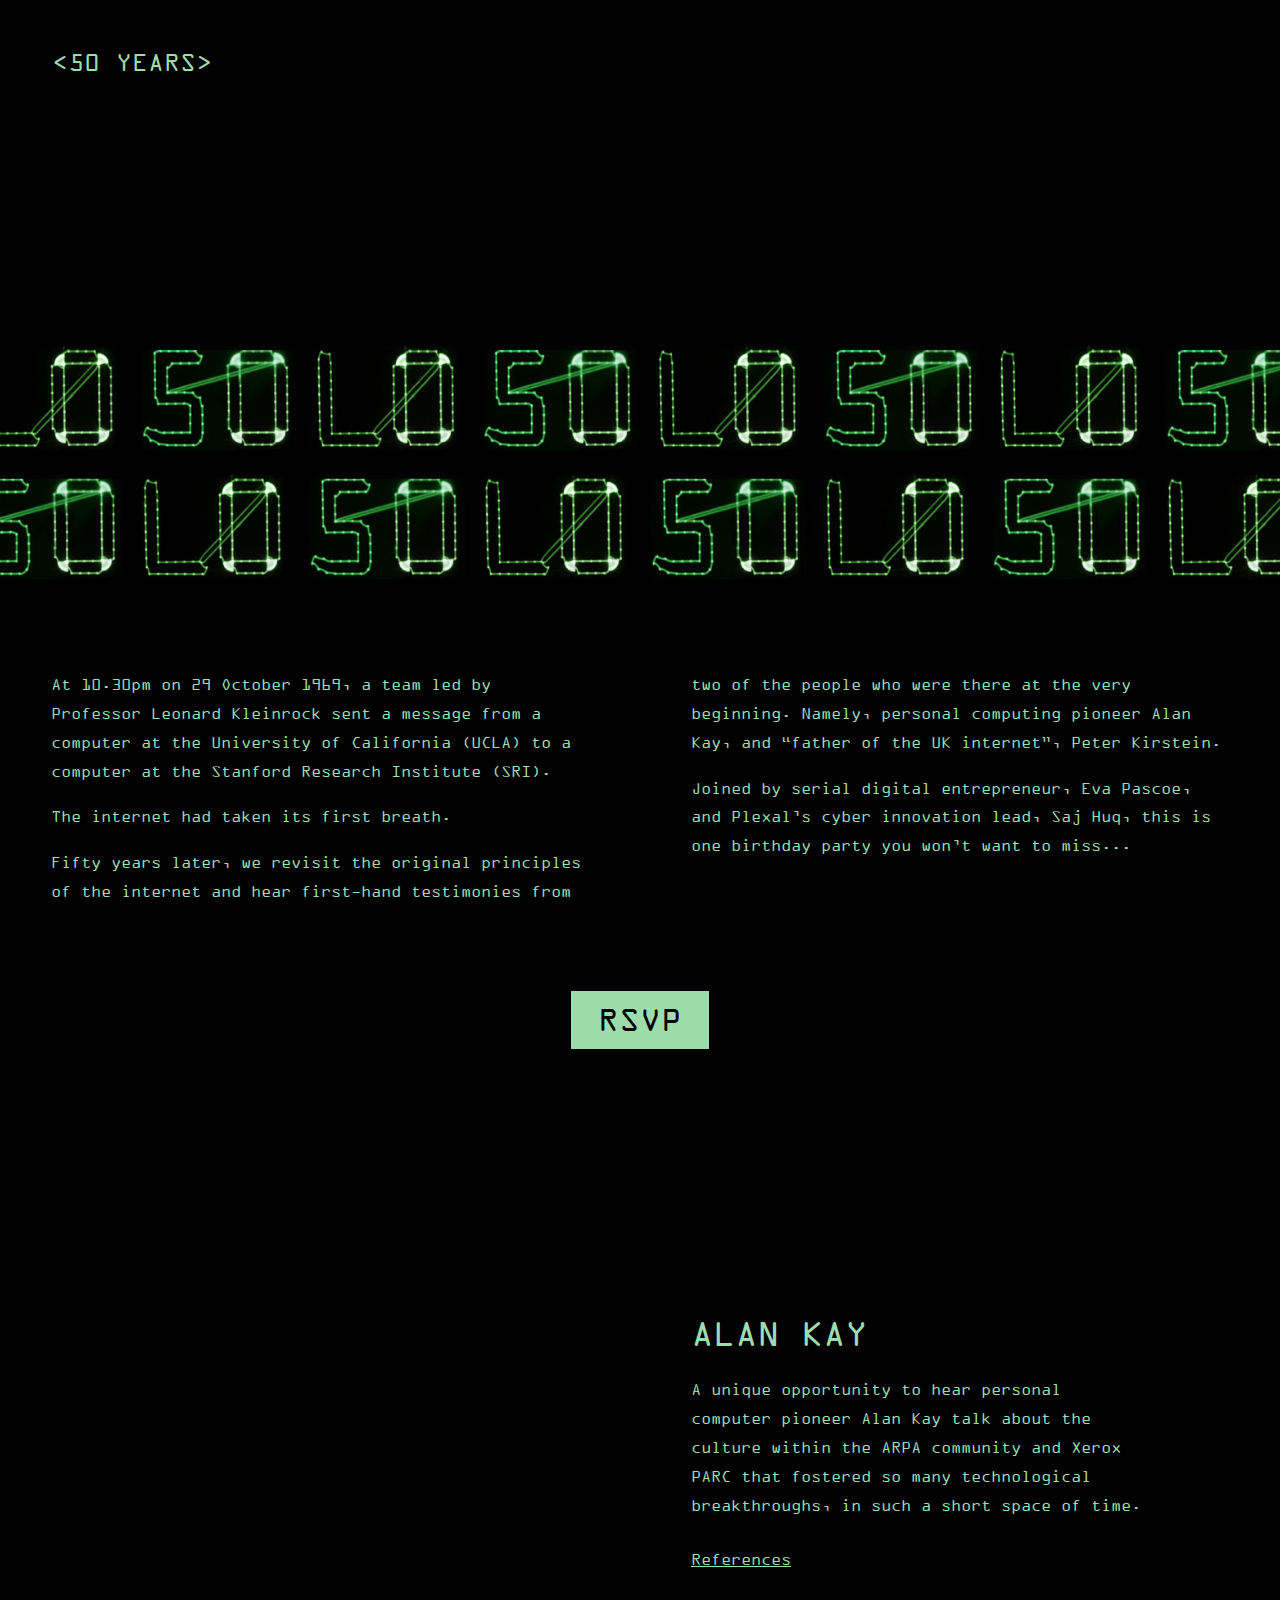
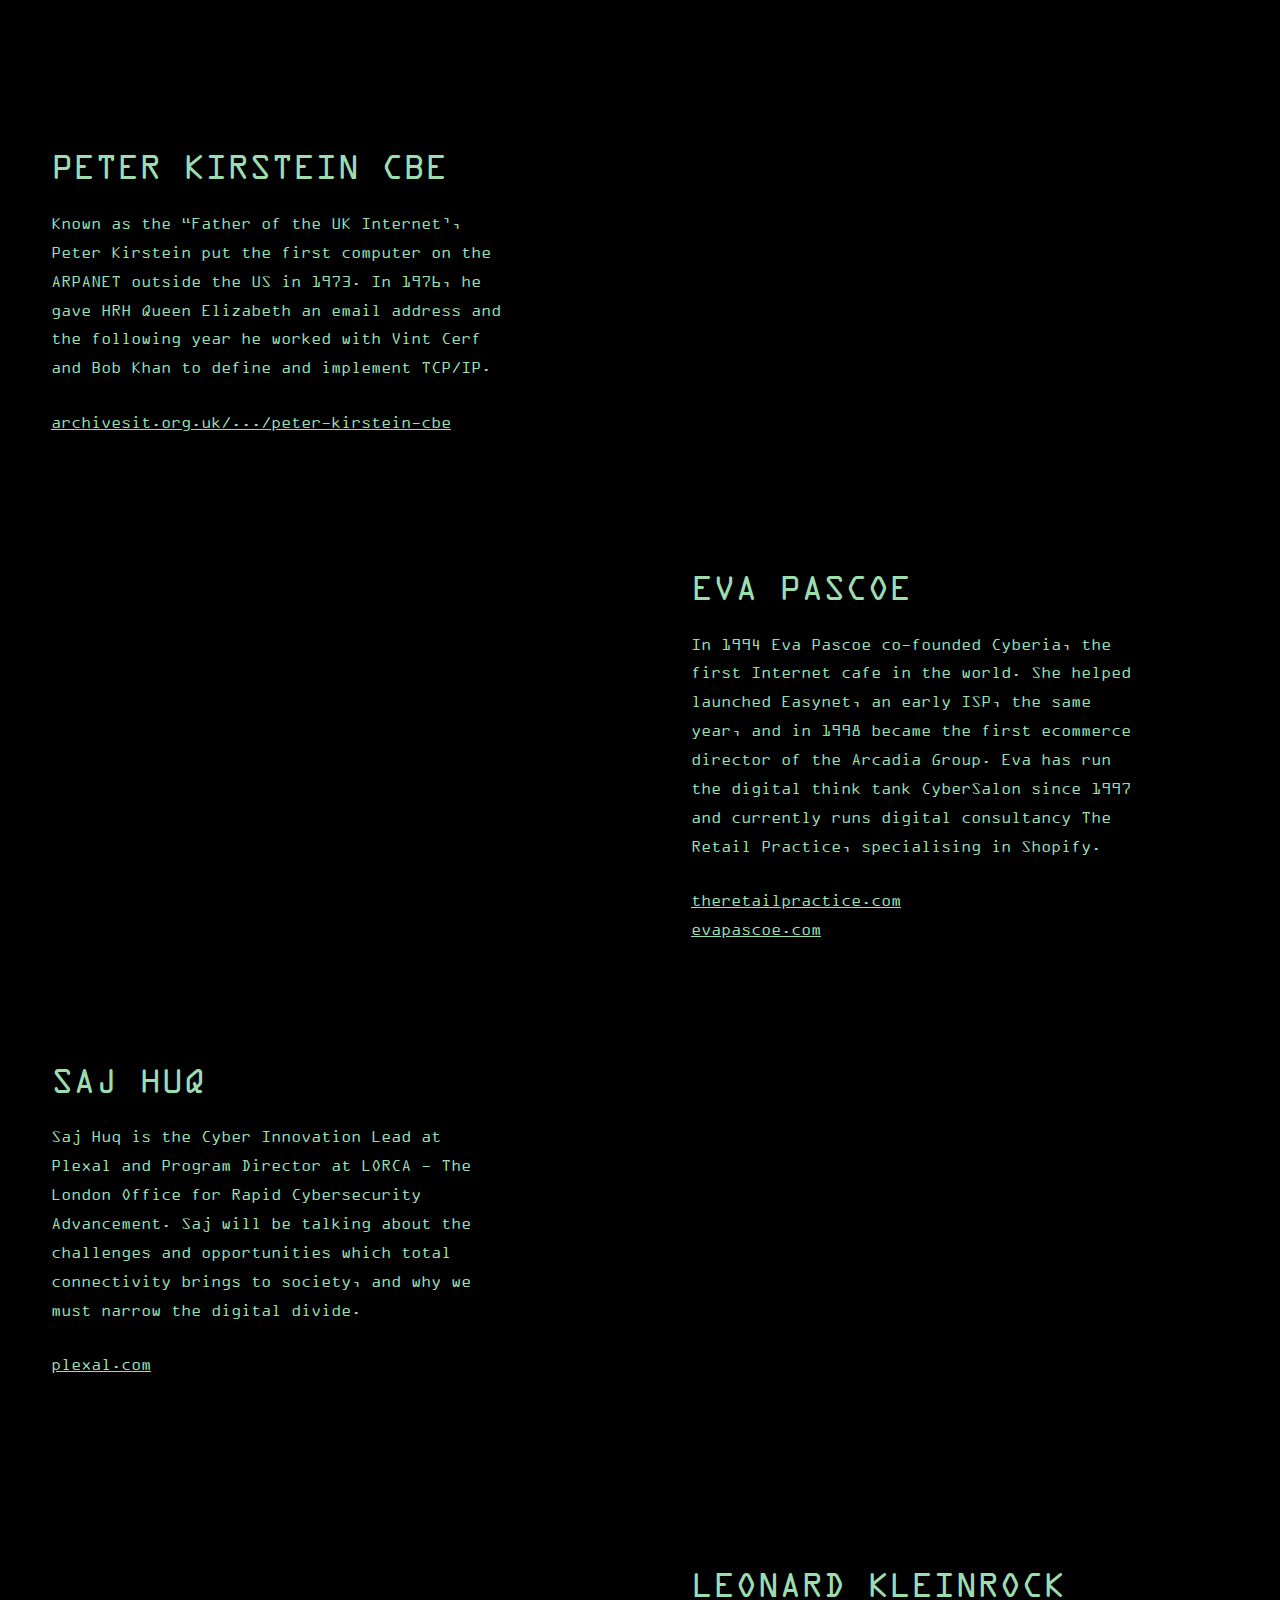
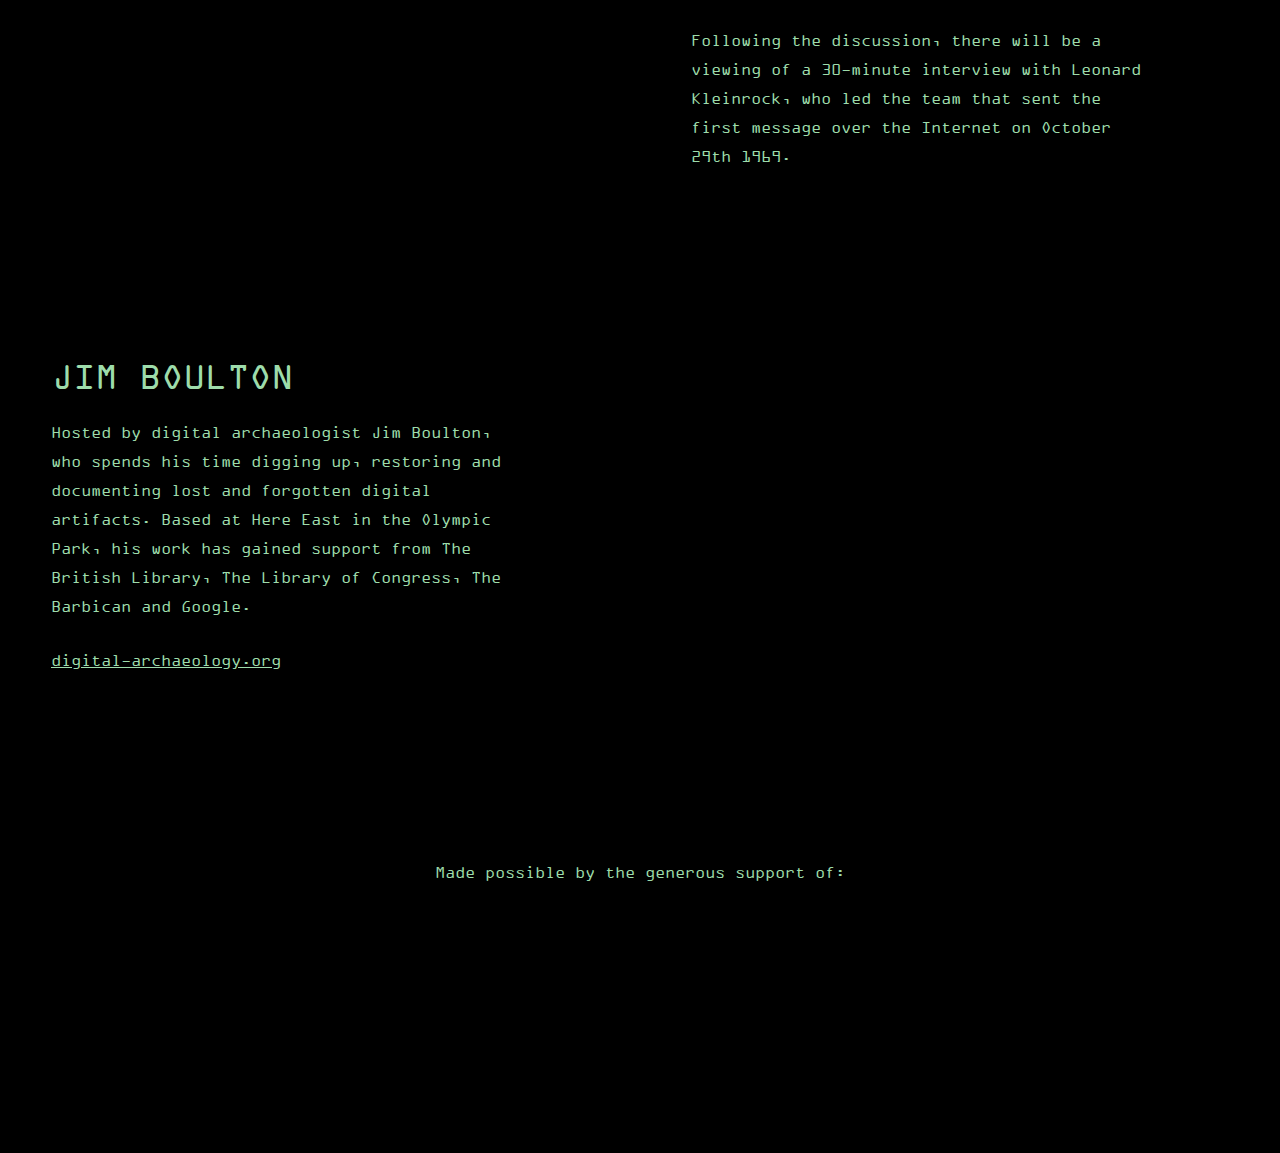
<file: index.html>
<!DOCTYPE html>
<html>

<head>
    <meta charset="utf-8">
    <meta name="viewport" content="initial-scale=1.0,user-scalable=no,maximum-scale=1,width=device-width">
    <title>50 Years of the Internet</title>
    <link rel="stylesheet" type="text/css" href="css/main.css">
</head>

<body class="index">
    <div id="body-wrapper">
        <header>
            <div class="container">
                <div class="header-wrapper">
                    <div class="header-inner">
                        <div id="logo-wrapper">
                            <h1 class="type-me" data-delay="0">&lt;50 Years&gt;<br>of the Internet<br><br>30/10/19<br>18:00 - 21:00</h1></div>
                        <p class="info type-me" data-delay="3">Plexal Innovation Centre<br>Here East<br>Queen Elizabeth<br>Olympic Park<br>London, E20 3BS</p>
                    </div>
                </div>
            </div>
        </header>
        <div id="bg">
            <div class="bg-inner">
                <div class="inner b-lazy" data-src="img/header.jpg"></div>
            </div>
        </div>
        <div id="page-wrapper">
            <section id="intro">
                <div class="columns">
                    <p>At 10.30pm on 29 October 1969, a team led by Professor Leonard Kleinrock sent a message from a computer at the University of California (UCLA) to a computer at the Stanford Research Institute (SRI).</p>
                    <p>The internet had taken its first breath.</p>
                    <p>Fifty years later, we revisit the original principles of the internet and hear first-hand testimonies from two of the people who were there at the very beginning. Namely, personal computing pioneer Alan Kay, and “father of the UK internet”, Peter Kirstein.</p>
                    <p>Joined by serial digital entrepreneur, Eva Pascoe, and Plexal’s cyber innovation lead, Saj Huq, this is one birthday party you won’t want to miss...</p>
                </div>
            </section>
            <section id="rsvp"><a class="more-info" target="_blank" href="https://www.eventbrite.co.uk/e/50-years-of-the-internet-tickets-74309691287">RSVP</a></section>
            <section>
                <div class="image">
                    <div class="inner b-lazy" data-src="img/alan-kay.jpg"></div>
                </div>
                <div class="content">
                    <div class="inner">
                        <h2>Alan Kay</h2>
                        <p>A unique opportunity to hear personal computer pioneer Alan Kay talk about the culture within the ARPA community and Xerox PARC that fostered so many technological breakthroughs, in such a short space of time.</p>
                        <p><a class="url-link" href="alan-kay-references">References</a></p>
                    </div>
                </div>
            </section>
            <section class="right">
                <div class="image">
                    <div class="inner b-lazy" data-src="img/peter-kirstein.jpg"></div>
                </div>
                <div class="content">
                    <div class="inner">
                        <h2>Peter Kirstein CBE</h2>
                        <p>Known as the “Father of the UK Internet’, Peter Kirstein put the first computer on the ARPANET outside the US in 1973. In 1976, he gave HRH Queen Elizabeth an email address and the following year he worked with Vint Cerf and Bob Khan to define and implement TCP/IP.</p>
                        <p><a class="url-link" target="_blank" href="https://archivesit.org.uk/interviews/peter-kirstein-cbe/">archivesit.org.uk/.../peter-kirstein-cbe</a></p>
                    </div>
                </div>
            </section>
            <section>
                <div class="image">
                    <div class="inner b-lazy" data-src="img/eva-pascoe.jpg"></div>
                </div>
                <div class="content">
                    <div class="inner">
                        <h2>Eva Pascoe</h2>
                        <p>In 1994 Eva Pascoe co-founded Cyberia, the first Internet cafe in the world. She helped launched Easynet, an early ISP, the same year, and in 1998 became the first ecommerce director of the Arcadia Group. Eva has run the digital think tank CyberSalon since 1997 and currently runs digital consultancy The Retail Practice, specialising in Shopify.</p>
                        <p><a class="url-link" target="_blank" href="http://www.theretailpractice.com/">theretailpractice.com</a><br><a class="url-link" target="_blank" href="http://www.evapascoe.com/">evapascoe.com</a></p>
                    </div>
                </div>
            </section>
            <section class="right">
                <div class="image">
                    <div class="inner b-lazy" data-src="img/saj-huq.jpg"></div>
                </div>
                <div class="content">
                    <div class="inner">
                        <h2>Saj Huq</h2>
                        <p>Saj Huq is the Cyber Innovation Lead at Plexal and Program Director at LORCA - The London Office for Rapid Cybersecurity Advancement. Saj will be talking about the challenges and opportunities which total connectivity brings to society, and why we must narrow the digital divide.</p>
                        <p><a class="url-link" target="_blank" href="https://www.plexal.com/who/">plexal.com</a></p>
                    </div>
                </div>
            </section>
            <section>
                <div class="image">
                    <div class="inner b-lazy url-link" data-src="img/leonard-kleinrock.jpg"></div>
                </div>
                <div class="content">
                    <div class="inner">
                        <h2>Leonard kleinrock</h2>
                        <p>Following the discussion, there will be a viewing of a 30-minute interview with Leonard Kleinrock, who led the team that sent the first message over the Internet on October 29th 1969.</p>
                    </div>
                </div>
            </section>
            <section class="right">
                <div class="image">
                    <div class="inner b-lazy url-link" data-src="img/jim-boulton.jpg"></div>
                </div>
                <div class="content">
                    <div class="inner">
                        <h2>Jim Boulton</h2>
                        <p>Hosted by digital archaeologist Jim Boulton, who spends his time digging up, restoring and documenting lost and forgotten digital artifacts. Based at Here East in the Olympic Park, his work has gained support from The British Library, The Library of Congress, The Barbican and Google.</p>
                        <p><a class="url-link" target="_blank" href="http://www.digital-archaeology.org">digital-archaeology.org</a></p>
                    </div>
                </div>
            </section>
            <footer>
                <div class="container">
                    <p>Made possible by the generous support&nbsp;of:</p>
                    <ul class="logos">
                        <li><a class="logo b-lazy" target="_blank" href="http://aesopagency.com/" data-src="img/logo-aesop.png"><span>Aesop Agency</span></a></li>
                        <li><a class="logo b-lazy delay-2" target="_blank" href="http://digital-archaeology.org/" data-src="img/logo-da.png"><span>Digital Archaeology</span></a></li>
                        <li><a class="logo b-lazy delay-3" target="_blank" href="https://www.plexal.com/" data-src="img/logo-plexal.png"><span>Plexal</span></a></li>
                        <li><a class="logo b-lazy delay-4" target="_blank" href="http://hereeast.com/" data-src="img/logo-here-east.png"><span>Here East</span></a></li>
                    </ul>
                </div>
            </footer>
        </div>
    </div>
    <script src="js/vendor/jquery.min.js"></script>
    <script src="js/vendor/blazy.min.js"></script>
    <script src="js/main.js"></script>
    <script async src="https://www.googletagmanager.com/gtag/js?id=UA-93013760-2"></script>
    <script>
        window.dataLayer = window.dataLayer || [];
        function gtag(){dataLayer.push(arguments);}
        gtag('js', new Date());

        gtag('config', 'UA-93013760-2');
    </script>

</body>

</html>
</file>
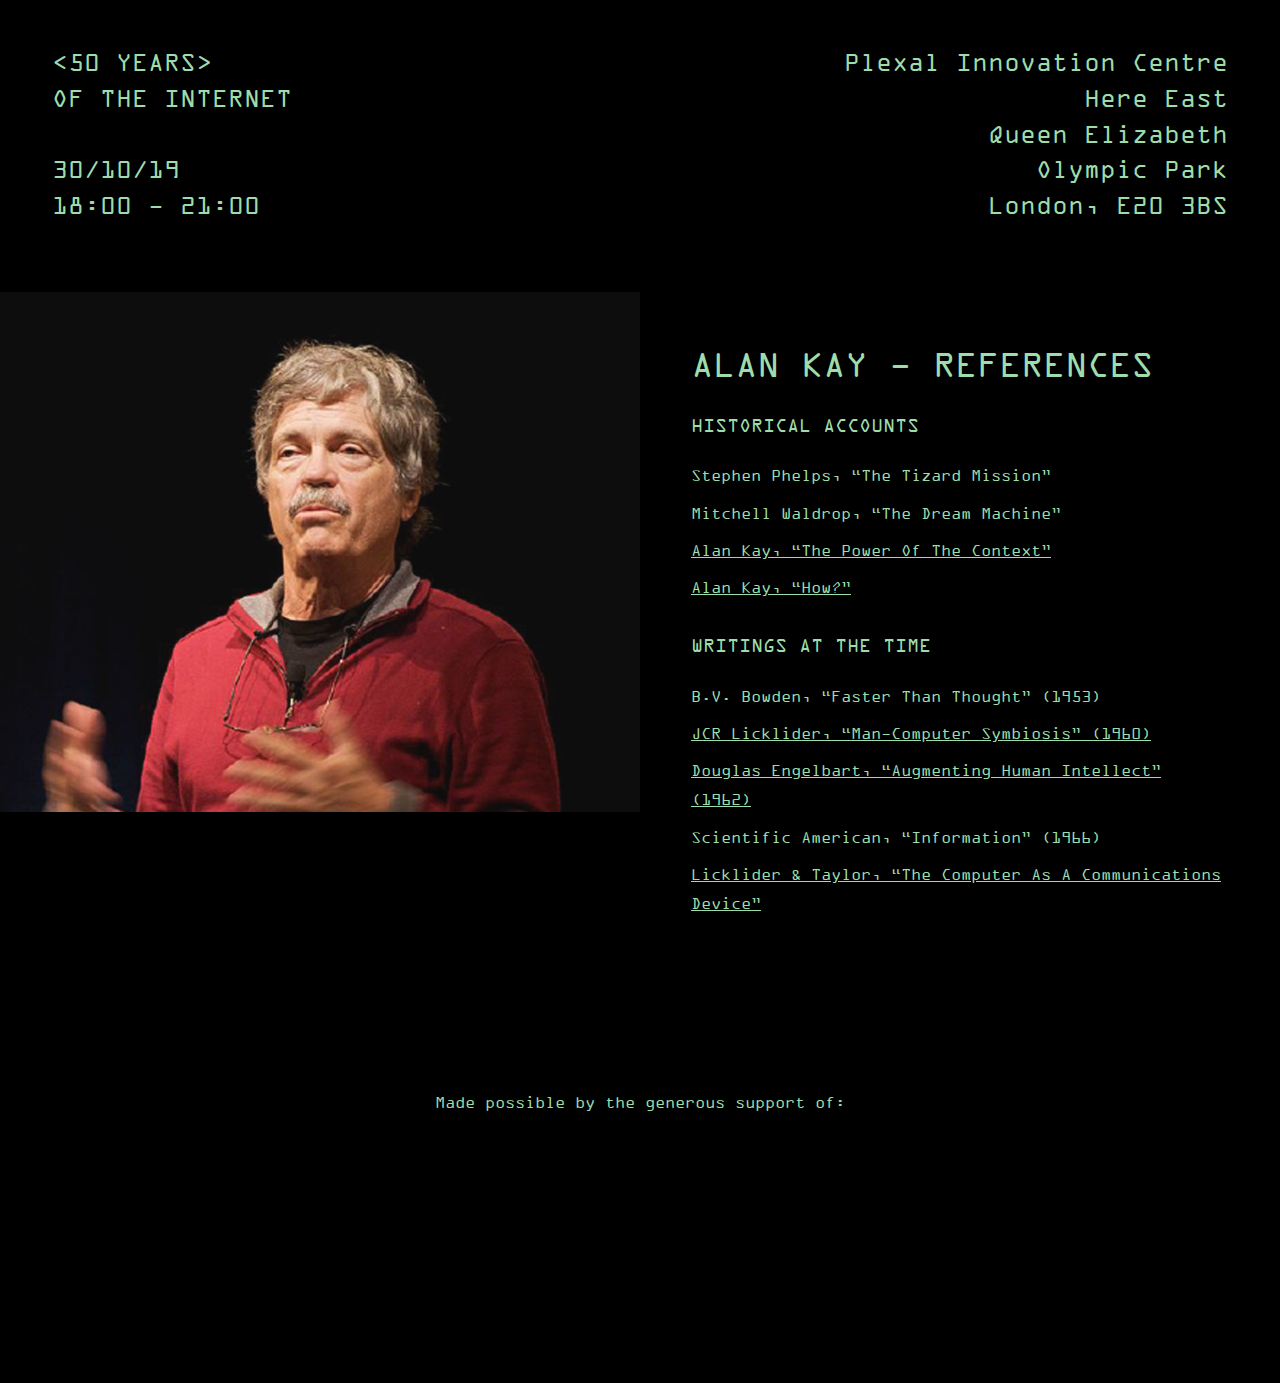
<file: alan-kay-references/index.html>
<!DOCTYPE html>
<html>

<head>
    <meta charset="utf-8">
    <meta name="viewport" content="initial-scale=1.0,user-scalable=no,maximum-scale=1,width=device-width">
    <title>Alan Kay - References - 50 Years of the Internet</title>
    <link rel="stylesheet" type="text/css" href="../css/main.css">
</head>

<body class="index">
    <div id="body-wrapper">
        <header>
            <div class="container">
                <div class="header-wrapper">
                    <div class="header-inner">
                        <div id="logo-wrapper">
                            <h1 class="" data-delay="1"><a href="../">&lt;50 Years&gt;<br>of the Internet<br><br>30/10/19<br>18:00 - 21:00</a></h1></div>
                        <p class="info" data-delay="4">Plexal Innovation Centre<br>Here East<br>Queen Elizabeth<br>Olympic Park<br>London, E20 3BS</p>
                    </div>
                </div>
            </div>
        </header>
        <div id="page-wrapper">
            <section>
                <div class="image">
                    <div class="inner b-lazy limit-size" data-src="../img/alan-kay.jpg"></div>
                </div>
                <div class="content">
                    <div class="inner">
                        <h1 class="h2">Alan Kay - References</h1>
                        <h3>Historical Accounts</h3>
                        <ul>
                            <li>Stephen Phelps, “The Tizard Mission”</li>
                            <li>Mitchell Waldrop, “The Dream Machine”</li>
                            <li><a target="_blank" href="../references/Kay_The-Power-of-the-Context.pdf">Alan Kay, “The Power Of The Context”</a></li>
                            <li><a target="_blank" href="../references/Kay_How.pdf">Alan Kay, “How?”</a></li>
                        </ul>
                        <h3>Writings At The Time</h3>
                        <ul>
                            <li>B.V. Bowden, “Faster Than Thought” (1953)</li>
                            <li><a target="_blank" href="../references/Licklider_Man-Computer-Symbiosis.pdf">JCR Licklider, “Man-Computer Symbiosis” (1960)</a></li>
                            <li><a target="_blank" href="../references/Engelbart_Augmenting-Human-Intellect.pdf">Douglas Engelbart, “Augmenting Human Intellect” (1962)</a></li>
                            <li>Scientific American, “Information” (1966)</li>
                            <li><a target="_blank" href="../references/Licklider_Taylor_The-Computer-As-A-Communications-Device.pdf">Licklider & Taylor, “The Computer As A Communications Device”</a></li>
                        </ul>                        
                    </div>
                </div>
            </section>
            <footer>
                <div class="container">
                    <p>Made possible by the generous support&nbsp;of:</p>
                    <ul class="logos">
                        <li><a class="logo b-lazy" target="_blank" href="http://aesopagency.com/" data-src="../img/logo-aesop.png"><span>Aesop Agency</span></a></li>
                        <li><a class="logo b-lazy delay-2" target="_blank" href="http://digital-archaeology.org/" data-src="../img/logo-da.png"><span>Digital Archaeology</span></a></li>
                        <li><a class="logo b-lazy delay-3" target="_blank" href="https://www.plexal.com/" data-src="../img/logo-plexal.png"><span>Plexal</span></a></li>
                        <li><a class="logo b-lazy delay-4" target="_blank" href="http://hereeast.com/" data-src="../img/logo-here-east.png"><span>Here East</span></a></li>
                    </ul>
                </div>
            </footer>
        </div>
    </div>
    <script src="../js/vendor/jquery.min.js"></script>
    <script src="../js/vendor/blazy.min.js"></script>
    <script src="../js/main.js"></script>
    <script async src="https://www.googletagmanager.com/gtag/js?id=UA-93013760-2"></script>
    <script>
        window.dataLayer = window.dataLayer || [];
        function gtag(){dataLayer.push(arguments);}
        gtag('js', new Date());

        gtag('config', 'UA-93013760-2');
    </script>

</body>

</html>
</file>
<file: css/main.css>
/*! normalize.css v5.0.0 | MIT License | github.com/necolas/normalize.css */

/**
 * 1. Change the default font family in all browsers (opinionated).
 * 2. Correct the line height in all browsers.
 * 3. Prevent adjustments of font size after orientation changes in
 *    IE on Windows Phone and in iOS.
 */

/* Document
   ========================================================================== */

html {
  font-family: sans-serif; /* 1 */
  line-height: 1.15; /* 2 */
  -ms-text-size-adjust: 100%; /* 3 */
  -webkit-text-size-adjust: 100%; /* 3 */
}

/* Sections
   ========================================================================== */

/**
 * Remove the margin in all browsers (opinionated).
 */

body {
  margin: 0;
}

/**
 * Add the correct display in IE 9-.
 */

article, aside, footer, header, nav, section {
  display: block;
}

/**
 * Correct the font size and margin on `h1` elements within `section` and
 * `article` contexts in Chrome, Firefox, and Safari.
 */

h1 {
  font-size: 2em;
  margin: 0.67em 0;
}

/* Grouping content
   ========================================================================== */

/**
 * Add the correct display in IE 9-.
 * 1. Add the correct display in IE.
 */

figcaption, figure, main { /* 1 */
  display: block;
}

/**
 * Add the correct margin in IE 8.
 */

figure {
  margin: 1em 40px;
}

/**
 * 1. Add the correct box sizing in Firefox.
 * 2. Show the overflow in Edge and IE.
 */

hr {
  -moz-box-sizing: content-box;
       box-sizing: content-box; /* 1 */
  height: 0; /* 1 */
  overflow: visible; /* 2 */
}

/**
 * 1. Correct the inheritance and scaling of font size in all browsers.
 * 2. Correct the odd `em` font sizing in all browsers.
 */

pre {
  font-family: monospace, monospace; /* 1 */
  font-size: 1em; /* 2 */
}

/* Text-level semantics
   ========================================================================== */

/**
 * 1. Remove the gray background on active links in IE 10.
 * 2. Remove gaps in links underline in iOS 8+ and Safari 8+.
 */

a {
  background-color: transparent; /* 1 */
  -webkit-text-decoration-skip: objects; /* 2 */
}

/**
 * Remove the outline on focused links when they are also active or hovered
 * in all browsers (opinionated).
 */

a:active, a:hover {
  outline-width: 0;
}

/**
 * 1. Remove the bottom border in Firefox 39-.
 * 2. Add the correct text decoration in Chrome, Edge, IE, Opera, and Safari.
 */

abbr[title] {
  border-bottom: none; /* 1 */
  text-decoration: underline; /* 2 */
  text-decoration: underline dotted; /* 2 */
}

/**
 * Prevent the duplicate application of `bolder` by the next rule in Safari 6.
 */

b, strong {
  font-weight: inherit;
}

/**
 * Add the correct font weight in Chrome, Edge, and Safari.
 */

b, strong {
  font-weight: bolder;
}

/**
 * 1. Correct the inheritance and scaling of font size in all browsers.
 * 2. Correct the odd `em` font sizing in all browsers.
 */

code, kbd, samp {
  font-family: monospace, monospace; /* 1 */
  font-size: 1em; /* 2 */
}

/**
 * Add the correct font style in Android 4.3-.
 */

dfn {
  font-style: italic;
}

/**
 * Add the correct background and color in IE 9-.
 */

mark {
  background-color: #ff0;
  color: #000;
}

/**
 * Add the correct font size in all browsers.
 */

small {
  font-size: 80%;
}

/**
 * Prevent `sub` and `sup` elements from affecting the line height in
 * all browsers.
 */

sub, sup {
  font-size: 75%;
  line-height: 0;
  position: relative;
  vertical-align: baseline;
}

sub {
  bottom: -0.25em;
}

sup {
  top: -0.5em;
}

/* Embedded content
   ========================================================================== */

/**
 * Add the correct display in IE 9-.
 */

audio, video {
  display: inline-block;
}

/**
 * Add the correct display in iOS 4-7.
 */

audio:not([controls]) {
  display: none;
  height: 0;
}

/**
 * Remove the border on images inside links in IE 10-.
 */

img {
  border-style: none;
}

/**
 * Hide the overflow in IE.
 */

svg:not(:root) {
  overflow: hidden;
}

/* Forms
   ========================================================================== */

/**
 * 1. Change the font styles in all browsers (opinionated).
 * 2. Remove the margin in Firefox and Safari.
 */

button, input, optgroup, select, textarea {
  font-family: sans-serif; /* 1 */
  font-size: 100%; /* 1 */
  line-height: 1.15; /* 1 */
  margin: 0; /* 2 */
}

/**
 * Show the overflow in IE.
 * 1. Show the overflow in Edge.
 */

button, input { /* 1 */
  overflow: visible;
}

/**
 * Remove the inheritance of text transform in Edge, Firefox, and IE.
 * 1. Remove the inheritance of text transform in Firefox.
 */

button, select { /* 1 */
  text-transform: none;
}

/**
 * 1. Prevent a WebKit bug where (2) destroys native `audio` and `video`
 *    controls in Android 4.
 * 2. Correct the inability to style clickable types in iOS and Safari.
 */

button, html [type="button"], [type="reset"], [type="submit"] {
  -webkit-appearance: button; /* 2 */
}

/**
 * Remove the inner border and padding in Firefox.
 */

button::-moz-focus-inner, [type="button"]::-moz-focus-inner, [type="reset"]::-moz-focus-inner, [type="submit"]::-moz-focus-inner {
  border-style: none;
  padding: 0;
}

/**
 * Restore the focus styles unset by the previous rule.
 */

button:-moz-focusring, [type="button"]:-moz-focusring, [type="reset"]:-moz-focusring, [type="submit"]:-moz-focusring {
  outline: 1px dotted ButtonText;
}

/**
 * Change the border, margin, and padding in all browsers (opinionated).
 */

fieldset {
  border: 1px solid #c0c0c0;
  margin: 0 2px;
  padding: 0.35em 0.625em 0.75em;
}

/**
 * 1. Correct the text wrapping in Edge and IE.
 * 2. Correct the color inheritance from `fieldset` elements in IE.
 * 3. Remove the padding so developers are not caught out when they zero out
 *    `fieldset` elements in all browsers.
 */

legend {
  -moz-box-sizing: border-box;
       box-sizing: border-box; /* 1 */
  color: inherit; /* 2 */
  display: table; /* 1 */
  max-width: 100%; /* 1 */
  padding: 0; /* 3 */
  white-space: normal; /* 1 */
}

/**
 * 1. Add the correct display in IE 9-.
 * 2. Add the correct vertical alignment in Chrome, Firefox, and Opera.
 */

progress {
  display: inline-block; /* 1 */
  vertical-align: baseline; /* 2 */
}

/**
 * Remove the default vertical scrollbar in IE.
 */

textarea {
  overflow: auto;
}

/**
 * 1. Add the correct box sizing in IE 10-.
 * 2. Remove the padding in IE 10-.
 */

[type="checkbox"], [type="radio"] {
  -moz-box-sizing: border-box;
       box-sizing: border-box; /* 1 */
  padding: 0; /* 2 */
}

/**
 * Correct the cursor style of increment and decrement buttons in Chrome.
 */

[type="number"]::-webkit-inner-spin-button, [type="number"]::-webkit-outer-spin-button {
  height: auto;
}

/**
 * 1. Correct the odd appearance in Chrome and Safari.
 * 2. Correct the outline style in Safari.
 */

[type="search"] {
  -webkit-appearance: textfield; /* 1 */
  outline-offset: -2px; /* 2 */
}

/**
 * Remove the inner padding and cancel buttons in Chrome and Safari on macOS.
 */

[type="search"]::-webkit-search-cancel-button, [type="search"]::-webkit-search-decoration {
  -webkit-appearance: none;
}

/**
 * 1. Correct the inability to style clickable types in iOS and Safari.
 * 2. Change font properties to `inherit` in Safari.
 */

::-webkit-file-upload-button {
  -webkit-appearance: button; /* 1 */
  font: inherit; /* 2 */
}

/* Interactive
   ========================================================================== */

/*
 * Add the correct display in IE 9-.
 * 1. Add the correct display in Edge, IE, and Firefox.
 */

details, menu {
  display: block;
}

/*
 * Add the correct display in all browsers.
 */

summary {
  display: list-item;
}

/* Scripting
   ========================================================================== */

/**
 * Add the correct display in IE 9-.
 */

canvas {
  display: inline-block;
}

/**
 * Add the correct display in IE.
 */

template {
  display: none;
}

/* Hidden
   ========================================================================== */

/**
 * Add the correct display in IE 10-.
 */

[hidden] {
  display: none;
}

@font-face {
  font-family: 'OCRA';
  src: url('../fonts/OCR%20A%20Extended%20V3.eot?v16ba4947080');
  src: url('../fonts/OCR%20A%20Extended%20V3.woff2?v16ba4947080') format('woff2'),
    url('../fonts/OCR%20A%20Extended%20V3.woff?v16ba4947080') format('woff'),
    url('../fonts/OCR%20A%20Extended%20V3.ttf?v14f9cbee3c0') format('truetype'),
    url('../fonts/OCR%20A%20Extended%20V3.svg?v16ba4947080') format('svg');
  font-weight: normal;
  font-style: normal;
}

html, body {
  height: 100%;
}

body {
  background-color: black;
  color: white;
  margin: 0;
  padding: 0;
  font-family: 'OCRA';
  font-size: 17px;
  line-height: 1.7;
  color: #9ddcab;
  text-rendering: optimizeLegibility;
  -webkit-font-smoothing: antialiased;
  -moz-osx-font-smoothing: grayscale;
}

#body-wrapper {
  overflow: hidden;;
}

* {
  font-weight: 300;
}

a.url-link {
  word-break: break-all;
}

a.more-info {
  font-family: 'OCRA';
  font-size: 2em;
  background-color: #9ddcab;
  color: black;
  padding-left: 0.8em;
  padding-right: 0.8em;
  text-decoration: none;
  display: inline-block;
  transition: opacity 0.5s 1s, color 0.15s, background-color 0.15s, -webkit-transform 0.15s;
  -o-transition: opacity 0.5s 1s, color 0.15s, background-color 0.15s, -o-transform 0.15s;
  -moz-transition: opacity 0.5s 1s, color 0.15s, background-color 0.15s, transform 0.15s, -moz-transform 0.15s;
  transition: opacity 0.5s 1s, color 0.15s, background-color 0.15s, transform 0.15s;
  transition: opacity 0.5s 1s, color 0.15s, background-color 0.15s, transform 0.15s, -webkit-transform 0.15s, -moz-transform 0.15s, -o-transform 0.15s
  /* opacity: 0;

  &.show {
    opacity: 1
  } */
}

a.more-info:hover {
  color: white;
  background-color: transparent;
  -webkit-transform: scale(1.2);
     -moz-transform: scale(1.2);
      -ms-transform: scale(1.2);
       -o-transform: scale(1.2);
          transform: scale(1.2);
}

h1, p.info, #logo {
  font-size: 1.5em;
  font-family: 'OCRA';
  line-height: 1.4;
}

h1 {
  text-transform: uppercase;
}

a {
  color: #9ddcab;
  text-decoration: underline
}

a:hover {
  color: white;
  text-decoration: none;/*border-bottom: 1pit pullx solid white;*/
}

.type-me {
  visibility: hidden
}

.type-me.typing {
  visibility: visible;
}

#bg {
  overflow: hidden;
  position: relative;
  width: 200%;
  /* height: 700px;; */
  z-index: 0;
  /*padding-left: 25%;*/
  -moz-box-sizing: border-box;
       box-sizing: border-box;
  margin-left: -50%;
  margin-right: -50%;
  margin-bottom: 2em;
}

@media (min-width: 769px) {
  #bg {
    width: 128%;
    margin-left: -14%;
    margin-right: -14%;
  }
}

/* #bg .bg-inner {
  width: 266%
} */

#bg .inner {
  -moz-background-size: cover;
    -o-background-size: cover;
       background-size: cover;
  opacity: 0;
  padding-top: 21%
}

#bg .inner.b-loaded {
  transition-property: opacity, -webkit-transform;
  -o-transition-property: opacity, -o-transform;
  -moz-transition-property: opacity, transform, -moz-transform;
  transition-property: opacity, transform;
  transition-property: opacity, transform, -webkit-transform, -moz-transform, -o-transform;
  opacity: 1;
  -webkit-transform: none;
     -moz-transform: none;
      -ms-transform: none;
       -o-transform: none;
          transform: none;
}

header {
  margin: 0 auto;
  -moz-box-sizing: border-box;
       box-sizing: border-box;
  position: relative;
  z-index: 1;
  text-align: center;
}

header .header-inner {
  padding: 1.5em 1.5em;
  position: relative;
  -moz-box-sizing: border-box;
       box-sizing: border-box
}

@media (min-width: 769px) {
  header .header-inner {
    padding: 3em 3em;
  }
}

header .header-inner:before {
  content: '';
  display: table;
}

header .header-inner:after {
  content: '';
  display: table;
  clear: both;
}

header .more-info-wrapper {
  margin-top: 3em
}

header .container {
  max-width: 1400px;
  margin: 0 auto;
  padding: 1px;
}

header p.info {
  margin: 0;
  margin-top: 1.5em;
}

header #logo {
  max-width: 6em;
  margin: 0 auto;
  margin-bottom: 1.36em;
}

header #logo .inner {/*display: none;*/
  opacity: 0;
  -moz-background-size: 100% 100%;
    -o-background-size: 100% 100%;
       background-size: 100% 100%;
  padding-top: 112.61%;
  -o-transition-property: opacity;
  -moz-transition-property: opacity;
  transition-property: opacity;
  -moz-transition-duration: 0.5s;
    -o-transition-duration: 0.5s;
       transition-duration: 0.5s
}

header #logo .inner.b-loaded {/*display: block;*/
  opacity: 1;
}

header #logo span {
  display: none;
}

header h1 a {
  text-decoration: none;
}

header h1 a:hover {
  color: #9ddcab;
  text-decoration: none;
}

@media (min-width: 601px) {

  header .more-info-wrapper {
    margin-top: 0;
    position: absolute;
    bottom: 3em;
    left: 50%;
    -webkit-transform: translateX(-50%);
       -moz-transform: translateX(-50%);
        -ms-transform: translateX(-50%);
         -o-transform: translateX(-50%);
            transform: translateX(-50%);
  }
}

@media (min-width: 401px) {

  header #logo-wrapper:before {
    content: '';
    display: table;
  }

  header #logo-wrapper:after {
    content: '';
    display: table;
    clear: both;
  }

  header #logo {
    width: 50%;
    float: left;
    padding-right: 0.9em;
    -moz-box-sizing: border-box;
         box-sizing: border-box;
    margin-bottom: 0;
  }

}

@media (min-width: 601px) {

  header #logo {
    width: 5.45em;
  }
}

@media (min-width: 769px) {

  header #logo {
    margin-bottom: 1.36em;
  }

  header #logo-wrapper {
    float: left;
    width: 60%;
  }

  header h1 {
    float: left;
    width: auto;
    margin-top: -0.3em;
    text-align: left;;
  }

  header p.info {
    float: right;
    width: 40%;
    text-align: right;
    margin-top: -0.3em;
  }
}

#page-wrapper {
  overflow: hidden;
  position: relative;
  max-width: 1400px;
  margin: 0 auto;
}

#intro {
  margin-bottom: 5em;
}

#rsvp {
    margin-bottom: 10em;
    text-align: center;
}

section {
  background-color: black;
  width: 100%;
}

/*min-height: 50%;
  position: absolute;*/

section .columns {
  margin: 0 1.5em;
}

/*margin-bottom: 2em;*/

section .google-map {
  position: absolute;
  top: 0;
  left: 0;
  width: 100%;
  height: 100%;
}

section .image {
  padding-top: 67.5%;
  position: relative;
  overflow: hidden;
}

section .image .inner {
  position: absolute;
  left: 0;
  top: 0;
  width: 100%;
  height: 100%;
  opacity: 0;
  -webkit-transform: scale(1.1);
     -moz-transform: scale(1.1);
      -ms-transform: scale(1.1);
       -o-transform: scale(1.1);
          transform: scale(1.1);
  transition-property: opacity, -webkit-transform;
  -o-transition-property: opacity, -o-transform;
  -moz-transition-property: opacity, transform, -moz-transform;
  transition-property: opacity, transform;
  transition-property: opacity, transform, -webkit-transform, -moz-transform, -o-transform;
  -moz-transition-duration: 0.75s;
    -o-transition-duration: 0.75s;
       transition-duration: 0.75s;
  -moz-background-size: cover;
    -o-background-size: cover;
       background-size: cover;
  background-position: center;
  background-repeat: no-repeat;
}

section .image .inner.limit-size {
  max-height: 520px;
}

section .image .inner.b-loaded {
  opacity: 1;
  -webkit-transform: scale(1);
     -moz-transform: scale(1);
      -ms-transform: scale(1);
       -o-transform: scale(1);
          transform: scale(1);
}

section .image.image-align-right .inner {
  background-position: right center;
}

section .image.image-align-left .inner {
  background-position: left center;
}

section .image.image-contain .inner {
  -moz-background-size: contain;
    -o-background-size: contain;
       background-size: contain;
}

section .content {
  padding: 0 1.5em;
}

section .content p {
  margin-top: 0.4em;
  margin-bottom: 1.5em;
  max-width: 27em;
}

section .content ul {
  margin-top: 0.4em;
  margin-bottom: 1.5em;
}

section .content h2,
section .content .h2 {
  text-transform: uppercase;
  font-family: 'OCRA';
  font-size: 2.2em;
  margin-bottom: 0.5em;
  line-height: 1.2;
}

section .content h3 {
  text-transform: uppercase;
}

section .content ul {
  list-style-type: none;
  padding: 0;
  /* padding-left: 1.2em; */
}

section .content ul li {
  margin-bottom: 0.5em;
  position: relative;
}

section .content ul li p {
  margin-bottom: 0.6em;
}

/* section .content ul li:before {
  content: '';
  display: block;
  width: 0.55em;
  height: 0.55em;
  position: absolute;
  background-color: white;
  top: 0.35em;
  left: -1.2em;
} */

section .content ul.roomy li {
  margin-bottom: 1.2em;
}

section .content .inner {
  margin: 3em 0;
}

section .image, section .content {}

@media (min-width: 769px) {

  section {
    display: table;
  }

  section .columns {
    margin: 0 3em;
    -webkit-column-count: 2;
       -moz-column-count: 2;
            column-count: 2;
    -webkit-column-gap: 6em;
       -moz-column-gap: 6em;
            column-gap: 6em;
  }

  section .columns p {
    margin-top: 0;
  }
}

@media (min-width: 769px) {

  section .image {
    padding-top: 35%;
  }
}

@media (min-width: 601px) {

  section .content {
    padding: 0 3em;
  }
}

@media (min-width: 769px) {

  section .image, section .content {
    width: 50%;
    display: table-cell;
    vertical-align: middle;
  }

  section .image.image-small, section .content.content-small {
    width: 30%;
  }

  section .image.image-large, section .content.content-large {
    width: 70%;
  }
}

section.right .image, section.right .content {
  position: relative;
}

@media (min-width: 769px) {

  section.right .image {
    right: -50%;
  }

  section.right .content {
    left: -50%;
  }
}

footer {
  max-width: 1400px;
  margin: 0 auto;
  padding-top: 4em;
  padding-bottom: 4em;
  border-top: 1px solid #444444;
  text-align: center;
}

footer p {
  margin-bottom:
}

footer .container {
  margin: 0 3em;
}

footer ul.logos {
  list-style-type: none;
  padding: 0;
  margin-top: 3em;
}

footer ul.logos li {
  display: inline;
}

footer ul.logos li a {
  display: inline-block;
  height: 70px;
  width: 150px;
  -moz-background-size: contain;
    -o-background-size: contain;
       background-size: contain;
  background-position: center;
  background-repeat: no-repeat;
  margin-right: 1.5em;
  margin-left: 1.5em;
  margin-bottom: 1em;
  opacity: 0;
  -webkit-transform: scale(0.9);
     -moz-transform: scale(0.9);
      -ms-transform: scale(0.9);
       -o-transform: scale(0.9);
          transform: scale(0.9);
  transition-property: opacity, -webkit-transform;
  -o-transition-property: opacity, -o-transform;
  -moz-transition-property: opacity, transform, -moz-transform;
  transition-property: opacity, transform;
  transition-property: opacity, transform, -webkit-transform, -moz-transform, -o-transform;
  -moz-transition-duration: 0.75s;
    -o-transition-duration: 0.75s;
       transition-duration: 0.75s;
  -moz-transition-delay: 0.2s;
    -o-transition-delay: 0.2s;
       transition-delay: 0.2s;
}

footer ul.logos li a span {
  display: none;
}

footer ul.logos li a.delay-2 {
  -moz-transition-delay: 0.4s;
    -o-transition-delay: 0.4s;
       transition-delay: 0.4s;
}

footer ul.logos li a.delay-3 {
  -moz-transition-delay: 0.6s;
    -o-transition-delay: 0.6s;
       transition-delay: 0.6s;
}

footer ul.logos li a.delay-4 {
  -moz-transition-delay: 0.8s;
    -o-transition-delay: 0.8s;
       transition-delay: 0.8s;
}

footer ul.logos li a.b-loaded {
  opacity: 1;
  -webkit-transform: scale(1);
     -moz-transform: scale(1);
      -ms-transform: scale(1);
       -o-transform: scale(1);
          transform: scale(1);
}

@media (min-width: 769px) {

  footer {
    border-top: none;
    padding-top: 6em;
    padding-bottom: 6em;
  }
}
</file>
